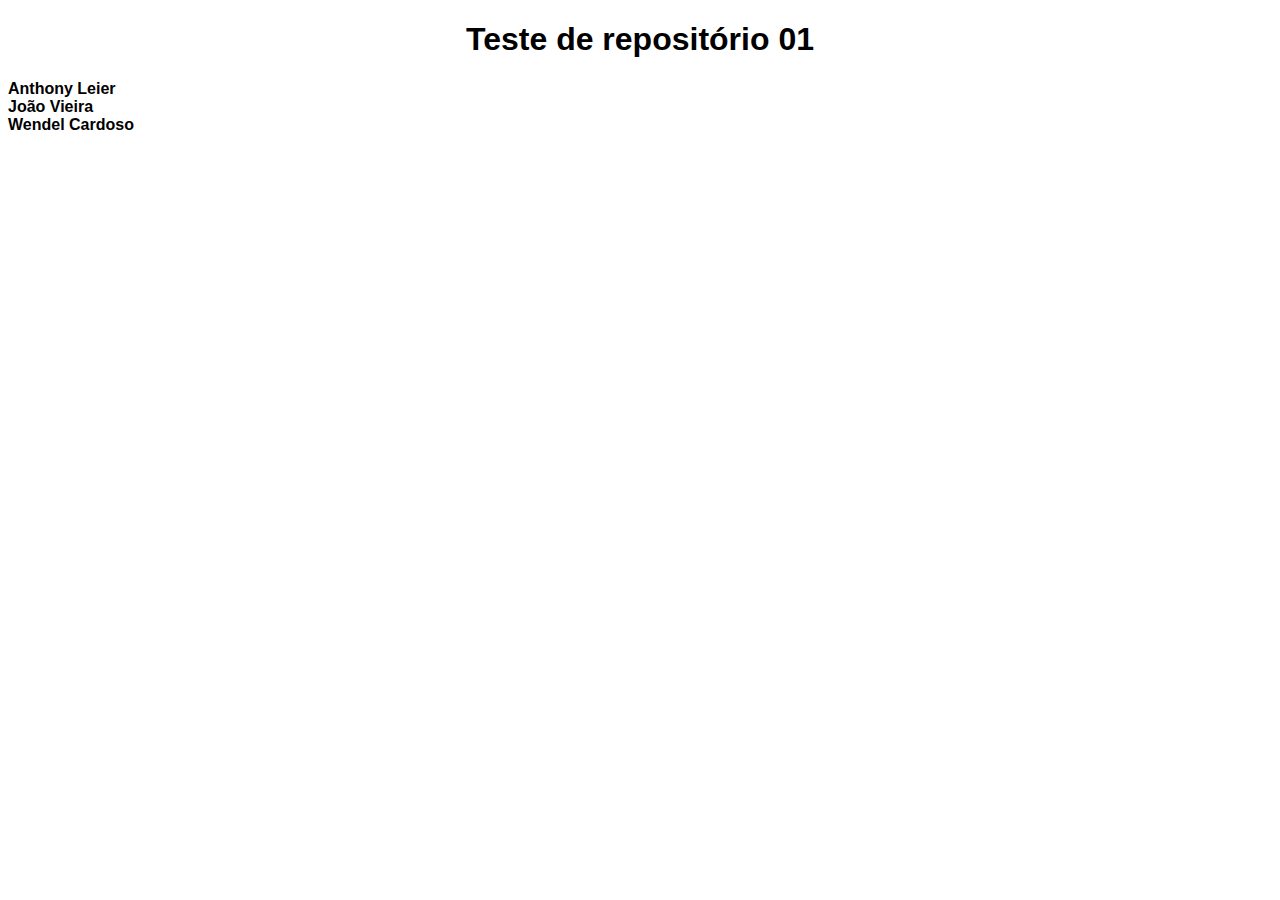
<file: Index.html>
<!DOCTYPE html>
<html>
<head>
	<title> Empresa C </title>
</head>
<body>

	<h1 style="color: #black; font-family: arial; text-align: center;">
		Teste de repositório 01
	</h1>

	<p style="color: #black; font-family: arial; font-weight: bold; ">
		Anthony Leier<br>
		João Vieira<br>
		Wendel Cardoso
	</p>

</body>
</html>
</file>
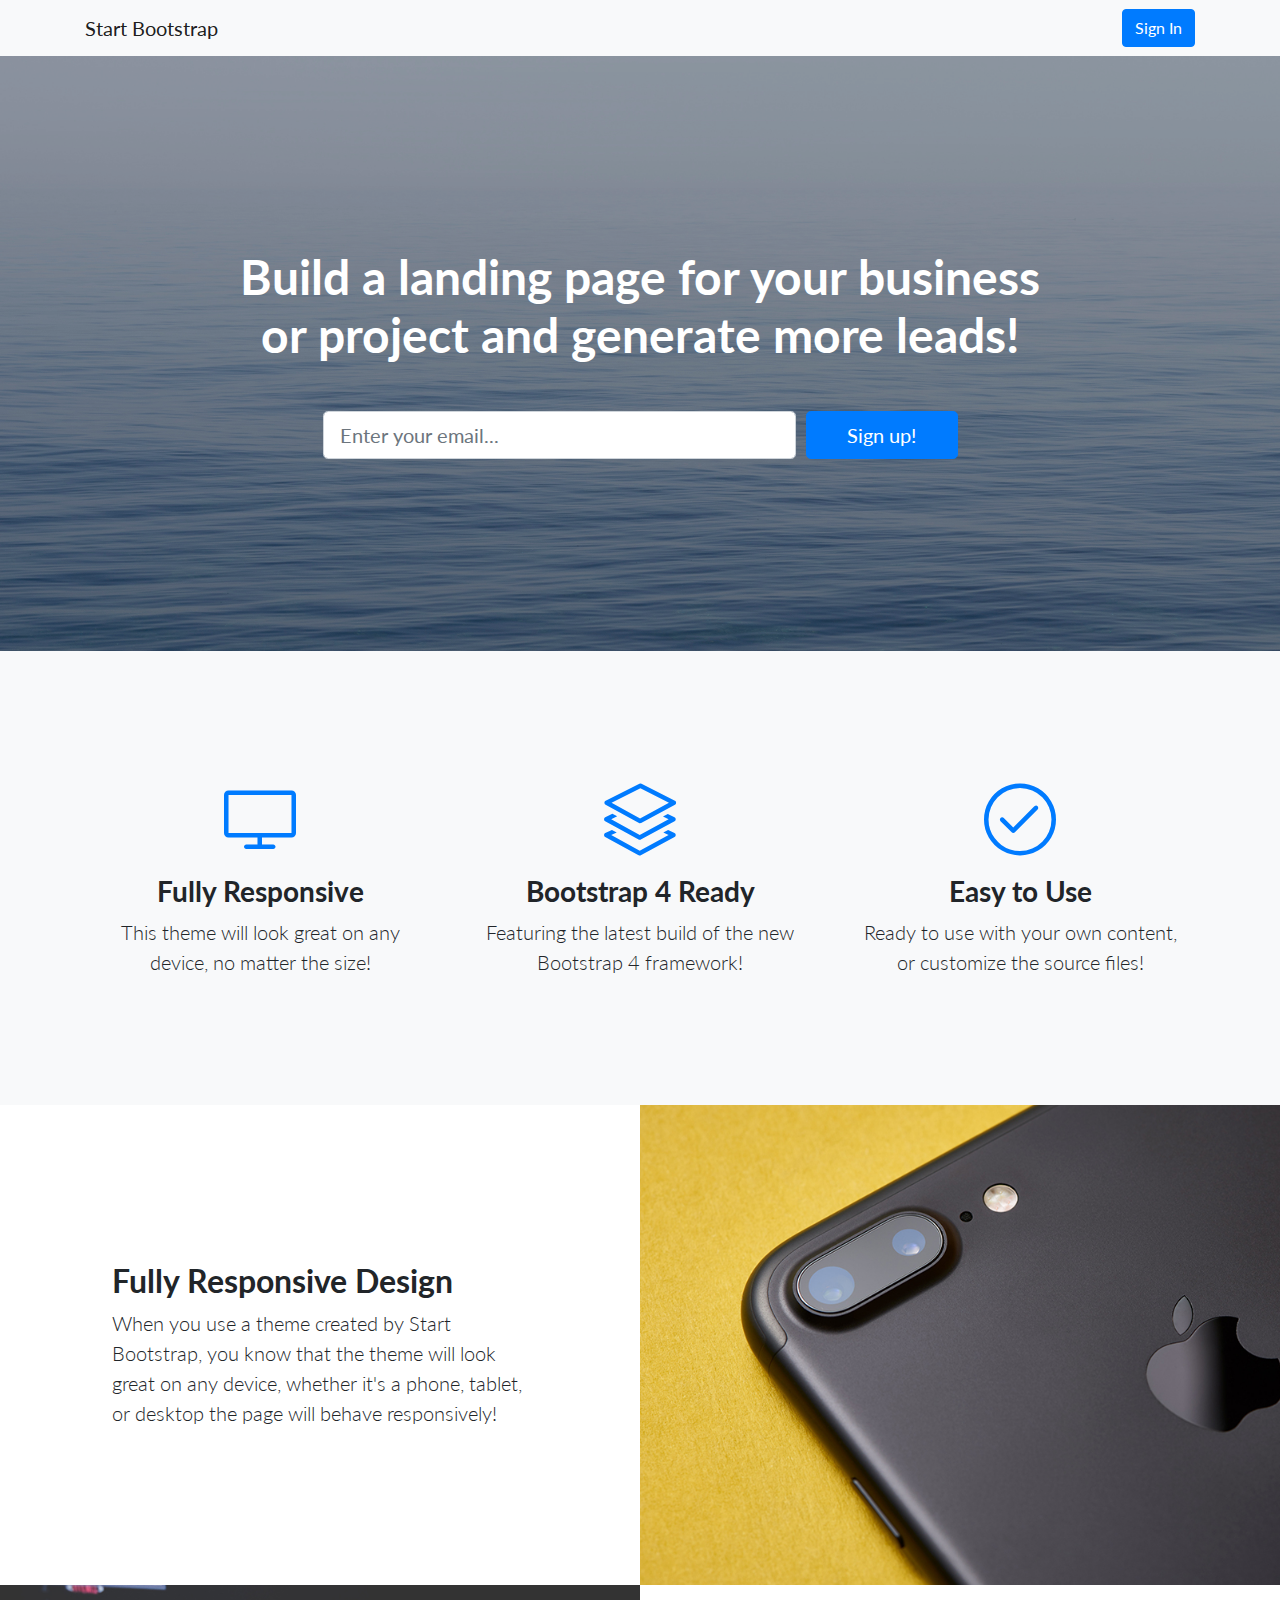
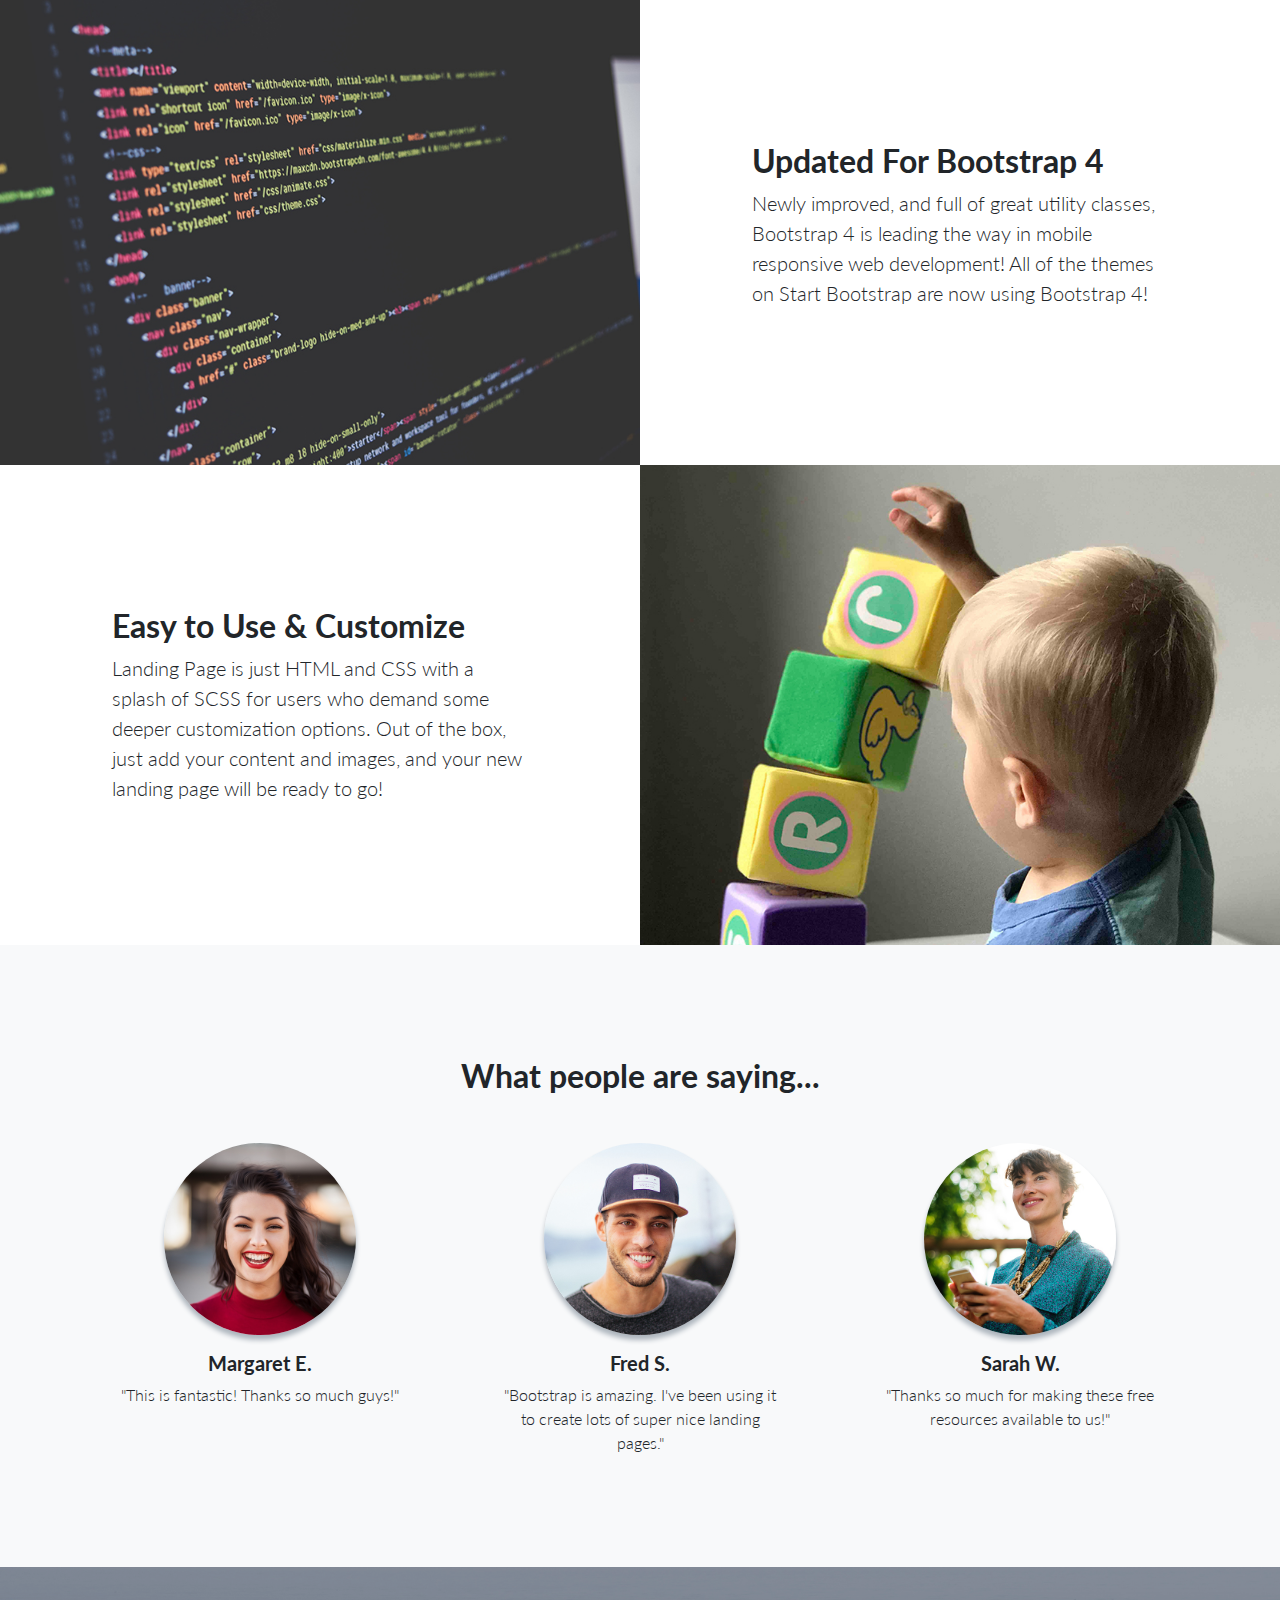
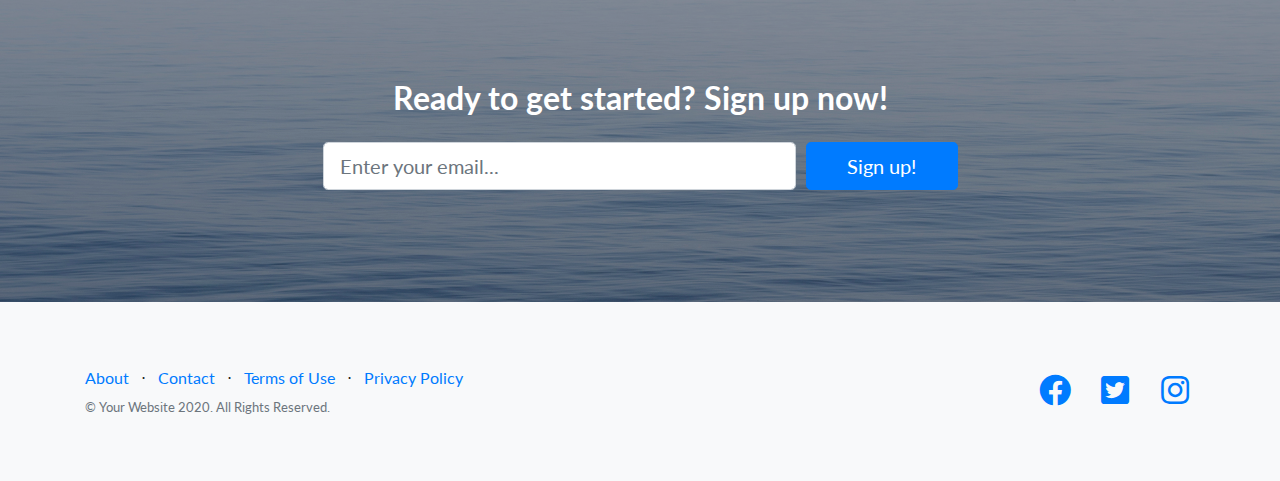
<file: Teste 4k/index.html>
<!DOCTYPE html>
<html lang="en">

<head>

  <meta charset="utf-8">
  <meta name="viewport" content="width=device-width, initial-scale=1, shrink-to-fit=no">
  <meta name="description" content="">
  <meta name="author" content="">

  <title>Landing Page - Start Bootstrap Theme</title>

  <!-- Bootstrap core CSS -->
  <link href="vendor/bootstrap/css/bootstrap.min.css" rel="stylesheet">

  <!-- Custom fonts for this template -->
  <link href="vendor/fontawesome-free/css/all.min.css" rel="stylesheet">
  <link href="vendor/simple-line-icons/css/simple-line-icons.css" rel="stylesheet" type="text/css">
  <link href="https://fonts.googleapis.com/css?family=Lato:300,400,700,300italic,400italic,700italic" rel="stylesheet" type="text/css">

  <!-- Custom styles for this template -->
  <link href="css/landing-page.min.css" rel="stylesheet">

</head>

<body>

  <!-- Navigation -->
  <nav class="navbar navbar-light bg-light static-top">
    <div class="container">
      <a class="navbar-brand" href="#">Start Bootstrap</a>
      <a class="btn btn-primary" href="#">Sign In</a>
    </div>
  </nav>

  <!-- Masthead -->
  <header class="masthead text-white text-center">
    <div class="overlay"></div>
    <div class="container">
      <div class="row">
        <div class="col-xl-9 mx-auto">
          <h1 class="mb-5">Build a landing page for your business or project and generate more leads!</h1>
        </div>
        <div class="col-md-10 col-lg-8 col-xl-7 mx-auto">
          <form>
            <div class="form-row">
              <div class="col-12 col-md-9 mb-2 mb-md-0">
                <input type="email" class="form-control form-control-lg" placeholder="Enter your email...">
              </div>
              <div class="col-12 col-md-3">
                <button type="submit" class="btn btn-block btn-lg btn-primary">Sign up!</button>
              </div>
            </div>
          </form>
        </div>
      </div>
    </div>
  </header>

  <!-- Icons Grid -->
  <section class="features-icons bg-light text-center">
    <div class="container">
      <div class="row">
        <div class="col-lg-4">
          <div class="features-icons-item mx-auto mb-5 mb-lg-0 mb-lg-3">
            <div class="features-icons-icon d-flex">
              <i class="icon-screen-desktop m-auto text-primary"></i>
            </div>
            <h3>Fully Responsive</h3>
            <p class="lead mb-0">This theme will look great on any device, no matter the size!</p>
          </div>
        </div>
        <div class="col-lg-4">
          <div class="features-icons-item mx-auto mb-5 mb-lg-0 mb-lg-3">
            <div class="features-icons-icon d-flex">
              <i class="icon-layers m-auto text-primary"></i>
            </div>
            <h3>Bootstrap 4 Ready</h3>
            <p class="lead mb-0">Featuring the latest build of the new Bootstrap 4 framework!</p>
          </div>
        </div>
        <div class="col-lg-4">
          <div class="features-icons-item mx-auto mb-0 mb-lg-3">
            <div class="features-icons-icon d-flex">
              <i class="icon-check m-auto text-primary"></i>
            </div>
            <h3>Easy to Use</h3>
            <p class="lead mb-0">Ready to use with your own content, or customize the source files!</p>
          </div>
        </div>
      </div>
    </div>
  </section>

  <!-- Image Showcases -->
  <section class="showcase">
    <div class="container-fluid p-0">
      <div class="row no-gutters">

        <div class="col-lg-6 order-lg-2 text-white showcase-img" style="background-image: url('img/bg-showcase-1.jpg');"></div>
        <div class="col-lg-6 order-lg-1 my-auto showcase-text">
          <h2>Fully Responsive Design</h2>
          <p class="lead mb-0">When you use a theme created by Start Bootstrap, you know that the theme will look great on any device, whether it's a phone, tablet, or desktop the page will behave responsively!</p>
        </div>
      </div>
      <div class="row no-gutters">
        <div class="col-lg-6 text-white showcase-img" style="background-image: url('img/bg-showcase-2.jpg');"></div>
        <div class="col-lg-6 my-auto showcase-text">
          <h2>Updated For Bootstrap 4</h2>
          <p class="lead mb-0">Newly improved, and full of great utility classes, Bootstrap 4 is leading the way in mobile responsive web development! All of the themes on Start Bootstrap are now using Bootstrap 4!</p>
        </div>
      </div>
      <div class="row no-gutters">
        <div class="col-lg-6 order-lg-2 text-white showcase-img" style="background-image: url('img/bg-showcase-3.jpg');"></div>
        <div class="col-lg-6 order-lg-1 my-auto showcase-text">
          <h2>Easy to Use &amp; Customize</h2>
          <p class="lead mb-0">Landing Page is just HTML and CSS with a splash of SCSS for users who demand some deeper customization options. Out of the box, just add your content and images, and your new landing page will be ready to go!</p>
        </div>
      </div>
    </div>
  </section>

  <!-- Testimonials -->
  <section class="testimonials text-center bg-light">
    <div class="container">
      <h2 class="mb-5">What people are saying...</h2>
      <div class="row">
        <div class="col-lg-4">
          <div class="testimonial-item mx-auto mb-5 mb-lg-0">
            <img class="img-fluid rounded-circle mb-3" src="img/testimonials-1.jpg" alt="">
            <h5>Margaret E.</h5>
            <p class="font-weight-light mb-0">"This is fantastic! Thanks so much guys!"</p>
          </div>
        </div>
        <div class="col-lg-4">
          <div class="testimonial-item mx-auto mb-5 mb-lg-0">
            <img class="img-fluid rounded-circle mb-3" src="img/testimonials-2.jpg" alt="">
            <h5>Fred S.</h5>
            <p class="font-weight-light mb-0">"Bootstrap is amazing. I've been using it to create lots of super nice landing pages."</p>
          </div>
        </div>
        <div class="col-lg-4">
          <div class="testimonial-item mx-auto mb-5 mb-lg-0">
            <img class="img-fluid rounded-circle mb-3" src="img/testimonials-3.jpg" alt="">
            <h5>Sarah W.</h5>
            <p class="font-weight-light mb-0">"Thanks so much for making these free resources available to us!"</p>
          </div>
        </div>
      </div>
    </div>
  </section>

  <!-- Call to Action -->
  <section class="call-to-action text-white text-center">
    <div class="overlay"></div>
    <div class="container">
      <div class="row">
        <div class="col-xl-9 mx-auto">
          <h2 class="mb-4">Ready to get started? Sign up now!</h2>
        </div>
        <div class="col-md-10 col-lg-8 col-xl-7 mx-auto">
          <form>
            <div class="form-row">
              <div class="col-12 col-md-9 mb-2 mb-md-0">
                <input type="email" class="form-control form-control-lg" placeholder="Enter your email...">
              </div>
              <div class="col-12 col-md-3">
                <button type="submit" class="btn btn-block btn-lg btn-primary">Sign up!</button>
              </div>
            </div>
          </form>
        </div>
      </div>
    </div>
  </section>

  <!-- Footer -->
  <footer class="footer bg-light">
    <div class="container">
      <div class="row">
        <div class="col-lg-6 h-100 text-center text-lg-left my-auto">
          <ul class="list-inline mb-2">
            <li class="list-inline-item">
              <a href="#">About</a>
            </li>
            <li class="list-inline-item">&sdot;</li>
            <li class="list-inline-item">
              <a href="#">Contact</a>
            </li>
            <li class="list-inline-item">&sdot;</li>
            <li class="list-inline-item">
              <a href="#">Terms of Use</a>
            </li>
            <li class="list-inline-item">&sdot;</li>
            <li class="list-inline-item">
              <a href="#">Privacy Policy</a>
            </li>
          </ul>
          <p class="text-muted small mb-4 mb-lg-0">&copy; Your Website 2020. All Rights Reserved.</p>
        </div>
        <div class="col-lg-6 h-100 text-center text-lg-right my-auto">
          <ul class="list-inline mb-0">
            <li class="list-inline-item mr-3">
              <a href="#">
                <i class="fab fa-facebook fa-2x fa-fw"></i>
              </a>
            </li>
            <li class="list-inline-item mr-3">
              <a href="#">
                <i class="fab fa-twitter-square fa-2x fa-fw"></i>
              </a>
            </li>
            <li class="list-inline-item">
              <a href="#">
                <i class="fab fa-instagram fa-2x fa-fw"></i>
              </a>
            </li>
          </ul>
        </div>
      </div>
    </div>
  </footer>

  <!-- Bootstrap core JavaScript -->
  <script src="vendor/jquery/jquery.min.js"></script>
  <script src="vendor/bootstrap/js/bootstrap.bundle.min.js"></script>

</body>

</html>
</file>
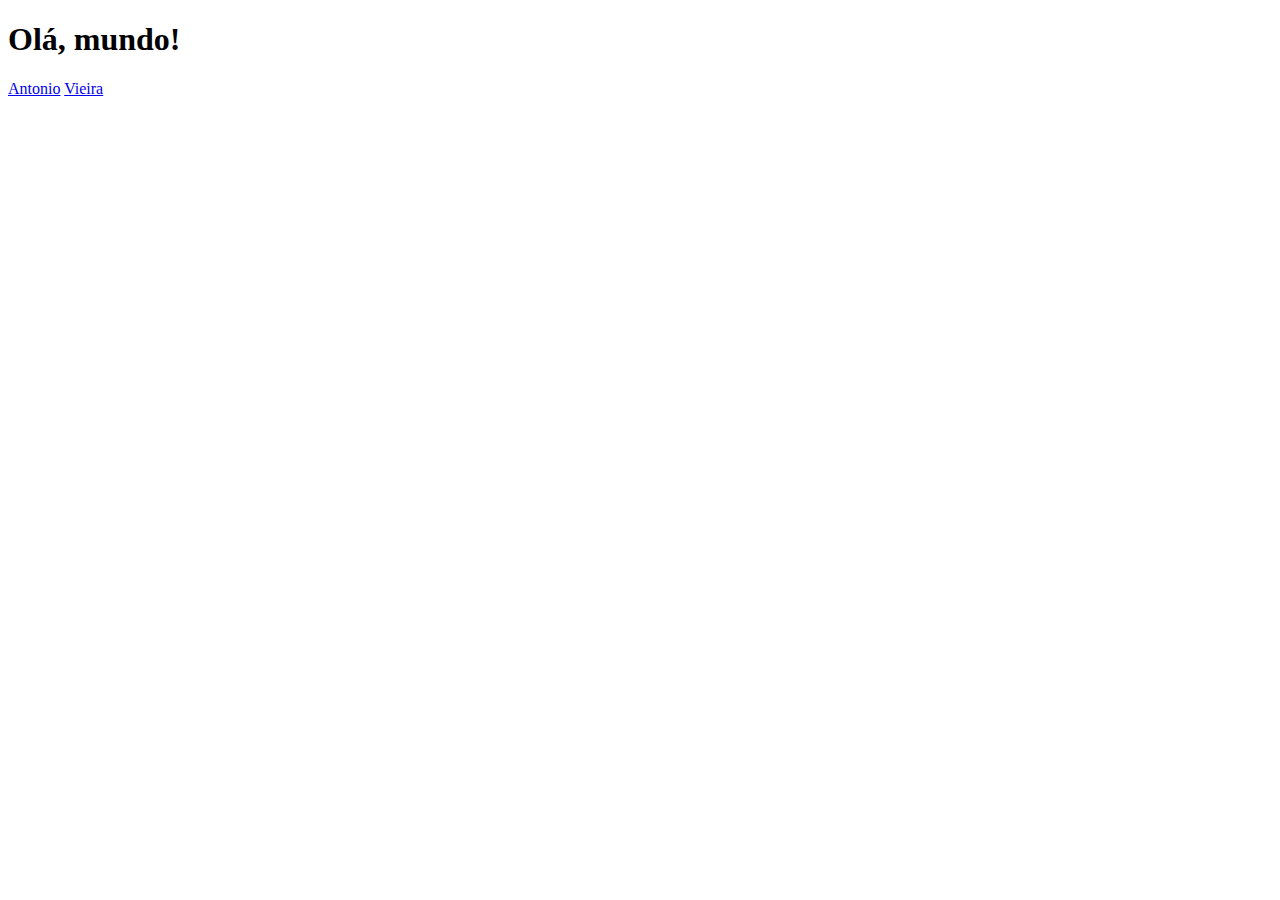
<file: WENDEL.html>
<!DOCTYPE html>
<html lang="pt-br">
<head>
	<!-- Meta tags Obrigatórias -->
	<meta charset="utf-8">
	<meta name="viewport" content="width=device-width, initial-scale=1, shrink-to-fit=no">

	<!-- Bootstrap CSS -->
	<link rel="stylesheet" href="https://stackpath.bootstrapcdn.com/bootstrap/4.1.3/css/bootstrap.min.css" integrity="sha384-MCw98/SFnGE8fJT3GXwEOngsV7Zt27NXFoaoApmYm81iuXoPkFOJwJ8ERdknLPMO" crossorigin="anonymous">

	<title>Olá, mundo!</title>
</head>
<body>
	<h1>Olá, mundo!</h1>
	<a href="rasputin.html" class="btn btn-primary btn-lg active" role="button" aria-pressed="true">Antonio</a>

	<a href="Index.html" class="btn btn-primary btn-lg active" role="button" aria-pressed="true">Vieira</a>

	<!-- JavaScript (Opcional) -->
	<!-- jQuery primeiro, depois Popper.js, depois Bootstrap JS -->
	<script src="https://code.jquery.com/jquery-3.3.1.slim.min.js" integrity="sha384-q8i/X+965DzO0rT7abK41JStQIAqVgRVzpbzo5smXKp4YfRvH+8abtTE1Pi6jizo" crossorigin="anonymous"></script>
	<script src="https://cdnjs.cloudflare.com/ajax/libs/popper.js/1.14.3/umd/popper.min.js" integrity="sha384-ZMP7rVo3mIykV+2+9J3UJ46jBk0WLaUAdn689aCwoqbBJiSnjAK/l8WvCWPIPm49" crossorigin="anonymous"></script>
	<script src="https://stackpath.bootstrapcdn.com/bootstrap/4.1.3/js/bootstrap.min.js" integrity="sha384-ChfqqxuZUCnJSK3+MXmPNIyE6ZbWh2IMqE241rYiqJxyMiZ6OW/JmZQ5stwEULTy" crossorigin="anonymous"></script>
</body>
</html>
</file>
<file: Teste 4k/vendor/simple-line-icons/css/simple-line-icons.css>
@font-face {
  font-family: 'simple-line-icons';
  src: url('../fonts/Simple-Line-Icons.eot?v=2.4.0');
  src: url('../fonts/Simple-Line-Icons.eot?v=2.4.0#iefix') format('embedded-opentype'), url('../fonts/Simple-Line-Icons.woff2?v=2.4.0') format('woff2'), url('../fonts/Simple-Line-Icons.ttf?v=2.4.0') format('truetype'), url('../fonts/Simple-Line-Icons.woff?v=2.4.0') format('woff'), url('../fonts/Simple-Line-Icons.svg?v=2.4.0#simple-line-icons') format('svg');
  font-weight: normal;
  font-style: normal;
}
/*
 Use the following CSS code if you want to have a class per icon.
 Instead of a list of all class selectors, you can use the generic [class*="icon-"] selector, but it's slower:
*/
.icon-user,
.icon-people,
.icon-user-female,
.icon-user-follow,
.icon-user-following,
.icon-user-unfollow,
.icon-login,
.icon-logout,
.icon-emotsmile,
.icon-phone,
.icon-call-end,
.icon-call-in,
.icon-call-out,
.icon-map,
.icon-location-pin,
.icon-direction,
.icon-directions,
.icon-compass,
.icon-layers,
.icon-menu,
.icon-list,
.icon-options-vertical,
.icon-options,
.icon-arrow-down,
.icon-arrow-left,
.icon-arrow-right,
.icon-arrow-up,
.icon-arrow-up-circle,
.icon-arrow-left-circle,
.icon-arrow-right-circle,
.icon-arrow-down-circle,
.icon-check,
.icon-clock,
.icon-plus,
.icon-minus,
.icon-close,
.icon-event,
.icon-exclamation,
.icon-organization,
.icon-trophy,
.icon-screen-smartphone,
.icon-screen-desktop,
.icon-plane,
.icon-notebook,
.icon-mustache,
.icon-mouse,
.icon-magnet,
.icon-energy,
.icon-disc,
.icon-cursor,
.icon-cursor-move,
.icon-crop,
.icon-chemistry,
.icon-speedometer,
.icon-shield,
.icon-screen-tablet,
.icon-magic-wand,
.icon-hourglass,
.icon-graduation,
.icon-ghost,
.icon-game-controller,
.icon-fire,
.icon-eyeglass,
.icon-envelope-open,
.icon-envelope-letter,
.icon-bell,
.icon-badge,
.icon-anchor,
.icon-wallet,
.icon-vector,
.icon-speech,
.icon-puzzle,
.icon-printer,
.icon-present,
.icon-playlist,
.icon-pin,
.icon-picture,
.icon-handbag,
.icon-globe-alt,
.icon-globe,
.icon-folder-alt,
.icon-folder,
.icon-film,
.icon-feed,
.icon-drop,
.icon-drawer,
.icon-docs,
.icon-doc,
.icon-diamond,
.icon-cup,
.icon-calculator,
.icon-bubbles,
.icon-briefcase,
.icon-book-open,
.icon-basket-loaded,
.icon-basket,
.icon-bag,
.icon-action-undo,
.icon-action-redo,
.icon-wrench,
.icon-umbrella,
.icon-trash,
.icon-tag,
.icon-support,
.icon-frame,
.icon-size-fullscreen,
.icon-size-actual,
.icon-shuffle,
.icon-share-alt,
.icon-share,
.icon-rocket,
.icon-question,
.icon-pie-chart,
.icon-pencil,
.icon-note,
.icon-loop,
.icon-home,
.icon-grid,
.icon-graph,
.icon-microphone,
.icon-music-tone-alt,
.icon-music-tone,
.icon-earphones-alt,
.icon-earphones,
.icon-equalizer,
.icon-like,
.icon-dislike,
.icon-control-start,
.icon-control-rewind,
.icon-control-play,
.icon-control-pause,
.icon-control-forward,
.icon-control-end,
.icon-volume-1,
.icon-volume-2,
.icon-volume-off,
.icon-calendar,
.icon-bulb,
.icon-chart,
.icon-ban,
.icon-bubble,
.icon-camrecorder,
.icon-camera,
.icon-cloud-download,
.icon-cloud-upload,
.icon-envelope,
.icon-eye,
.icon-flag,
.icon-heart,
.icon-info,
.icon-key,
.icon-link,
.icon-lock,
.icon-lock-open,
.icon-magnifier,
.icon-magnifier-add,
.icon-magnifier-remove,
.icon-paper-clip,
.icon-paper-plane,
.icon-power,
.icon-refresh,
.icon-reload,
.icon-settings,
.icon-star,
.icon-symbol-female,
.icon-symbol-male,
.icon-target,
.icon-credit-card,
.icon-paypal,
.icon-social-tumblr,
.icon-social-twitter,
.icon-social-facebook,
.icon-social-instagram,
.icon-social-linkedin,
.icon-social-pinterest,
.icon-social-github,
.icon-social-google,
.icon-social-reddit,
.icon-social-skype,
.icon-social-dribbble,
.icon-social-behance,
.icon-social-foursqare,
.icon-social-soundcloud,
.icon-social-spotify,
.icon-social-stumbleupon,
.icon-social-youtube,
.icon-social-dropbox,
.icon-social-vkontakte,
.icon-social-steam {
  font-family: 'simple-line-icons';
  speak: none;
  font-style: normal;
  font-weight: normal;
  font-variant: normal;
  text-transform: none;
  line-height: 1;
  /* Better Font Rendering =========== */
  -webkit-font-smoothing: antialiased;
  -moz-osx-font-smoothing: grayscale;
}
.icon-user:before {
  content: "\e005";
}
.icon-people:before {
  content: "\e001";
}
.icon-user-female:before {
  content: "\e000";
}
.icon-user-follow:before {
  content: "\e002";
}
.icon-user-following:before {
  content: "\e003";
}
.icon-user-unfollow:before {
  content: "\e004";
}
.icon-login:before {
  content: "\e066";
}
.icon-logout:before {
  content: "\e065";
}
.icon-emotsmile:before {
  content: "\e021";
}
.icon-phone:before {
  content: "\e600";
}
.icon-call-end:before {
  content: "\e048";
}
.icon-call-in:before {
  content: "\e047";
}
.icon-call-out:before {
  content: "\e046";
}
.icon-map:before {
  content: "\e033";
}
.icon-location-pin:before {
  content: "\e096";
}
.icon-direction:before {
  content: "\e042";
}
.icon-directions:before {
  content: "\e041";
}
.icon-compass:before {
  content: "\e045";
}
.icon-layers:before {
  content: "\e034";
}
.icon-menu:before {
  content: "\e601";
}
.icon-list:before {
  content: "\e067";
}
.icon-options-vertical:before {
  content: "\e602";
}
.icon-options:before {
  content: "\e603";
}
.icon-arrow-down:before {
  content: "\e604";
}
.icon-arrow-left:before {
  content: "\e605";
}
.icon-arrow-right:before {
  content: "\e606";
}
.icon-arrow-up:before {
  content: "\e607";
}
.icon-arrow-up-circle:before {
  content: "\e078";
}
.icon-arrow-left-circle:before {
  content: "\e07a";
}
.icon-arrow-right-circle:before {
  content: "\e079";
}
.icon-arrow-down-circle:before {
  content: "\e07b";
}
.icon-check:before {
  content: "\e080";
}
.icon-clock:before {
  content: "\e081";
}
.icon-plus:before {
  content: "\e095";
}
.icon-minus:before {
  content: "\e615";
}
.icon-close:before {
  content: "\e082";
}
.icon-event:before {
  content: "\e619";
}
.icon-exclamation:before {
  content: "\e617";
}
.icon-organization:before {
  content: "\e616";
}
.icon-trophy:before {
  content: "\e006";
}
.icon-screen-smartphone:before {
  content: "\e010";
}
.icon-screen-desktop:before {
  content: "\e011";
}
.icon-plane:before {
  content: "\e012";
}
.icon-notebook:before {
  content: "\e013";
}
.icon-mustache:before {
  content: "\e014";
}
.icon-mouse:before {
  content: "\e015";
}
.icon-magnet:before {
  content: "\e016";
}
.icon-energy:before {
  content: "\e020";
}
.icon-disc:before {
  content: "\e022";
}
.icon-cursor:before {
  content: "\e06e";
}
.icon-cursor-move:before {
  content: "\e023";
}
.icon-crop:before {
  content: "\e024";
}
.icon-chemistry:before {
  content: "\e026";
}
.icon-speedometer:before {
  content: "\e007";
}
.icon-shield:before {
  content: "\e00e";
}
.icon-screen-tablet:before {
  content: "\e00f";
}
.icon-magic-wand:before {
  content: "\e017";
}
.icon-hourglass:before {
  content: "\e018";
}
.icon-graduation:before {
  content: "\e019";
}
.icon-ghost:before {
  content: "\e01a";
}
.icon-game-controller:before {
  content: "\e01b";
}
.icon-fire:before {
  content: "\e01c";
}
.icon-eyeglass:before {
  content: "\e01d";
}
.icon-envelope-open:before {
  content: "\e01e";
}
.icon-envelope-letter:before {
  content: "\e01f";
}
.icon-bell:before {
  content: "\e027";
}
.icon-badge:before {
  content: "\e028";
}
.icon-anchor:before {
  content: "\e029";
}
.icon-wallet:before {
  content: "\e02a";
}
.icon-vector:before {
  content: "\e02b";
}
.icon-speech:before {
  content: "\e02c";
}
.icon-puzzle:before {
  content: "\e02d";
}
.icon-printer:before {
  content: "\e02e";
}
.icon-present:before {
  content: "\e02f";
}
.icon-playlist:before {
  content: "\e030";
}
.icon-pin:before {
  content: "\e031";
}
.icon-picture:before {
  content: "\e032";
}
.icon-handbag:before {
  content: "\e035";
}
.icon-globe-alt:before {
  content: "\e036";
}
.icon-globe:before {
  content: "\e037";
}
.icon-folder-alt:before {
  content: "\e039";
}
.icon-folder:before {
  content: "\e089";
}
.icon-film:before {
  content: "\e03a";
}
.icon-feed:before {
  content: "\e03b";
}
.icon-drop:before {
  content: "\e03e";
}
.icon-drawer:before {
  content: "\e03f";
}
.icon-docs:before {
  content: "\e040";
}
.icon-doc:before {
  content: "\e085";
}
.icon-diamond:before {
  content: "\e043";
}
.icon-cup:before {
  content: "\e044";
}
.icon-calculator:before {
  content: "\e049";
}
.icon-bubbles:before {
  content: "\e04a";
}
.icon-briefcase:before {
  content: "\e04b";
}
.icon-book-open:before {
  content: "\e04c";
}
.icon-basket-loaded:before {
  content: "\e04d";
}
.icon-basket:before {
  content: "\e04e";
}
.icon-bag:before {
  content: "\e04f";
}
.icon-action-undo:before {
  content: "\e050";
}
.icon-action-redo:before {
  content: "\e051";
}
.icon-wrench:before {
  content: "\e052";
}
.icon-umbrella:before {
  content: "\e053";
}
.icon-trash:before {
  content: "\e054";
}
.icon-tag:before {
  content: "\e055";
}
.icon-support:before {
  content: "\e056";
}
.icon-frame:before {
  content: "\e038";
}
.icon-size-fullscreen:before {
  content: "\e057";
}
.icon-size-actual:before {
  content: "\e058";
}
.icon-shuffle:before {
  content: "\e059";
}
.icon-share-alt:before {
  content: "\e05a";
}
.icon-share:before {
  content: "\e05b";
}
.icon-rocket:before {
  content: "\e05c";
}
.icon-question:before {
  content: "\e05d";
}
.icon-pie-chart:before {
  content: "\e05e";
}
.icon-pencil:before {
  content: "\e05f";
}
.icon-note:before {
  content: "\e060";
}
.icon-loop:before {
  content: "\e064";
}
.icon-home:before {
  content: "\e069";
}
.icon-grid:before {
  content: "\e06a";
}
.icon-graph:before {
  content: "\e06b";
}
.icon-microphone:before {
  content: "\e063";
}
.icon-music-tone-alt:before {
  content: "\e061";
}
.icon-music-tone:before {
  content: "\e062";
}
.icon-earphones-alt:before {
  content: "\e03c";
}
.icon-earphones:before {
  content: "\e03d";
}
.icon-equalizer:before {
  content: "\e06c";
}
.icon-like:before {
  content: "\e068";
}
.icon-dislike:before {
  content: "\e06d";
}
.icon-control-start:before {
  content: "\e06f";
}
.icon-control-rewind:before {
  content: "\e070";
}
.icon-control-play:before {
  content: "\e071";
}
.icon-control-pause:before {
  content: "\e072";
}
.icon-control-forward:before {
  content: "\e073";
}
.icon-control-end:before {
  content: "\e074";
}
.icon-volume-1:before {
  content: "\e09f";
}
.icon-volume-2:before {
  content: "\e0a0";
}
.icon-volume-off:before {
  content: "\e0a1";
}
.icon-calendar:before {
  content: "\e075";
}
.icon-bulb:before {
  content: "\e076";
}
.icon-chart:before {
  content: "\e077";
}
.icon-ban:before {
  content: "\e07c";
}
.icon-bubble:before {
  content: "\e07d";
}
.icon-camrecorder:before {
  content: "\e07e";
}
.icon-camera:before {
  content: "\e07f";
}
.icon-cloud-download:before {
  content: "\e083";
}
.icon-cloud-upload:before {
  content: "\e084";
}
.icon-envelope:before {
  content: "\e086";
}
.icon-eye:before {
  content: "\e087";
}
.icon-flag:before {
  content: "\e088";
}
.icon-heart:before {
  content: "\e08a";
}
.icon-info:before {
  content: "\e08b";
}
.icon-key:before {
  content: "\e08c";
}
.icon-link:before {
  content: "\e08d";
}
.icon-lock:before {
  content: "\e08e";
}
.icon-lock-open:before {
  content: "\e08f";
}
.icon-magnifier:before {
  content: "\e090";
}
.icon-magnifier-add:before {
  content: "\e091";
}
.icon-magnifier-remove:before {
  content: "\e092";
}
.icon-paper-clip:before {
  content: "\e093";
}
.icon-paper-plane:before {
  content: "\e094";
}
.icon-power:before {
  content: "\e097";
}
.icon-refresh:before {
  content: "\e098";
}
.icon-reload:before {
  content: "\e099";
}
.icon-settings:before {
  content: "\e09a";
}
.icon-star:before {
  content: "\e09b";
}
.icon-symbol-female:before {
  content: "\e09c";
}
.icon-symbol-male:before {
  content: "\e09d";
}
.icon-target:before {
  content: "\e09e";
}
.icon-credit-card:before {
  content: "\e025";
}
.icon-paypal:before {
  content: "\e608";
}
.icon-social-tumblr:before {
  content: "\e00a";
}
.icon-social-twitter:before {
  content: "\e009";
}
.icon-social-facebook:before {
  content: "\e00b";
}
.icon-social-instagram:before {
  content: "\e609";
}
.icon-social-linkedin:before {
  content: "\e60a";
}
.icon-social-pinterest:before {
  content: "\e60b";
}
.icon-social-github:before {
  content: "\e60c";
}
.icon-social-google:before {
  content: "\e60d";
}
.icon-social-reddit:before {
  content: "\e60e";
}
.icon-social-skype:before {
  content: "\e60f";
}
.icon-social-dribbble:before {
  content: "\e00d";
}
.icon-social-behance:before {
  content: "\e610";
}
.icon-social-foursqare:before {
  content: "\e611";
}
.icon-social-soundcloud:before {
  content: "\e612";
}
.icon-social-spotify:before {
  content: "\e613";
}
.icon-social-stumbleupon:before {
  content: "\e614";
}
.icon-social-youtube:before {
  content: "\e008";
}
.icon-social-dropbox:before {
  content: "\e00c";
}
.icon-social-vkontakte:before {
  content: "\e618";
}
.icon-social-steam:before {
  content: "\e620";
}
</file>
<file: Teste 4k/css/landing-page.min.css>
/*!
 * Start Bootstrap - Landing Page v5.0.8 (https://startbootstrap.com/themes/landing-page)
 * Copyright 2013-2020 Start Bootstrap
 * Licensed under MIT (https://github.com/StartBootstrap/startbootstrap-landing-page/blob/master/LICENSE)
 */body{font-family:Lato,'Helvetica Neue',Helvetica,Arial,sans-serif}h1,h2,h3,h4,h5,h6{font-family:Lato,'Helvetica Neue',Helvetica,Arial,sans-serif;font-weight:700}header.masthead{position:relative;background-color:#343a40;background:url(../img/bg-masthead.jpg) no-repeat center center;background-size:cover;padding-top:8rem;padding-bottom:8rem}header.masthead .overlay{position:absolute;background-color:#212529;height:100%;width:100%;top:0;left:0;opacity:.3}header.masthead h1{font-size:2rem}@media (min-width:768px){header.masthead{padding-top:12rem;padding-bottom:12rem}header.masthead h1{font-size:3rem}}.showcase .showcase-text{padding:3rem}.showcase .showcase-img{min-height:30rem;background-size:cover}@media (min-width:768px){.showcase .showcase-text{padding:7rem}}.features-icons{padding-top:7rem;padding-bottom:7rem}.features-icons .features-icons-item{max-width:20rem}.features-icons .features-icons-item .features-icons-icon{height:7rem}.features-icons .features-icons-item .features-icons-icon i{font-size:4.5rem}.features-icons .features-icons-item:hover .features-icons-icon i{font-size:5rem}.testimonials{padding-top:7rem;padding-bottom:7rem}.testimonials .testimonial-item{max-width:18rem}.testimonials .testimonial-item img{max-width:12rem;box-shadow:0 5px 5px 0 #adb5bd}.call-to-action{position:relative;background-color:#343a40;background:url(../img/bg-masthead.jpg) no-repeat center center;background-size:cover;padding-top:7rem;padding-bottom:7rem}.call-to-action .overlay{position:absolute;background-color:#212529;height:100%;width:100%;top:0;left:0;opacity:.3}footer.footer{padding-top:4rem;padding-bottom:4rem}
</file>
